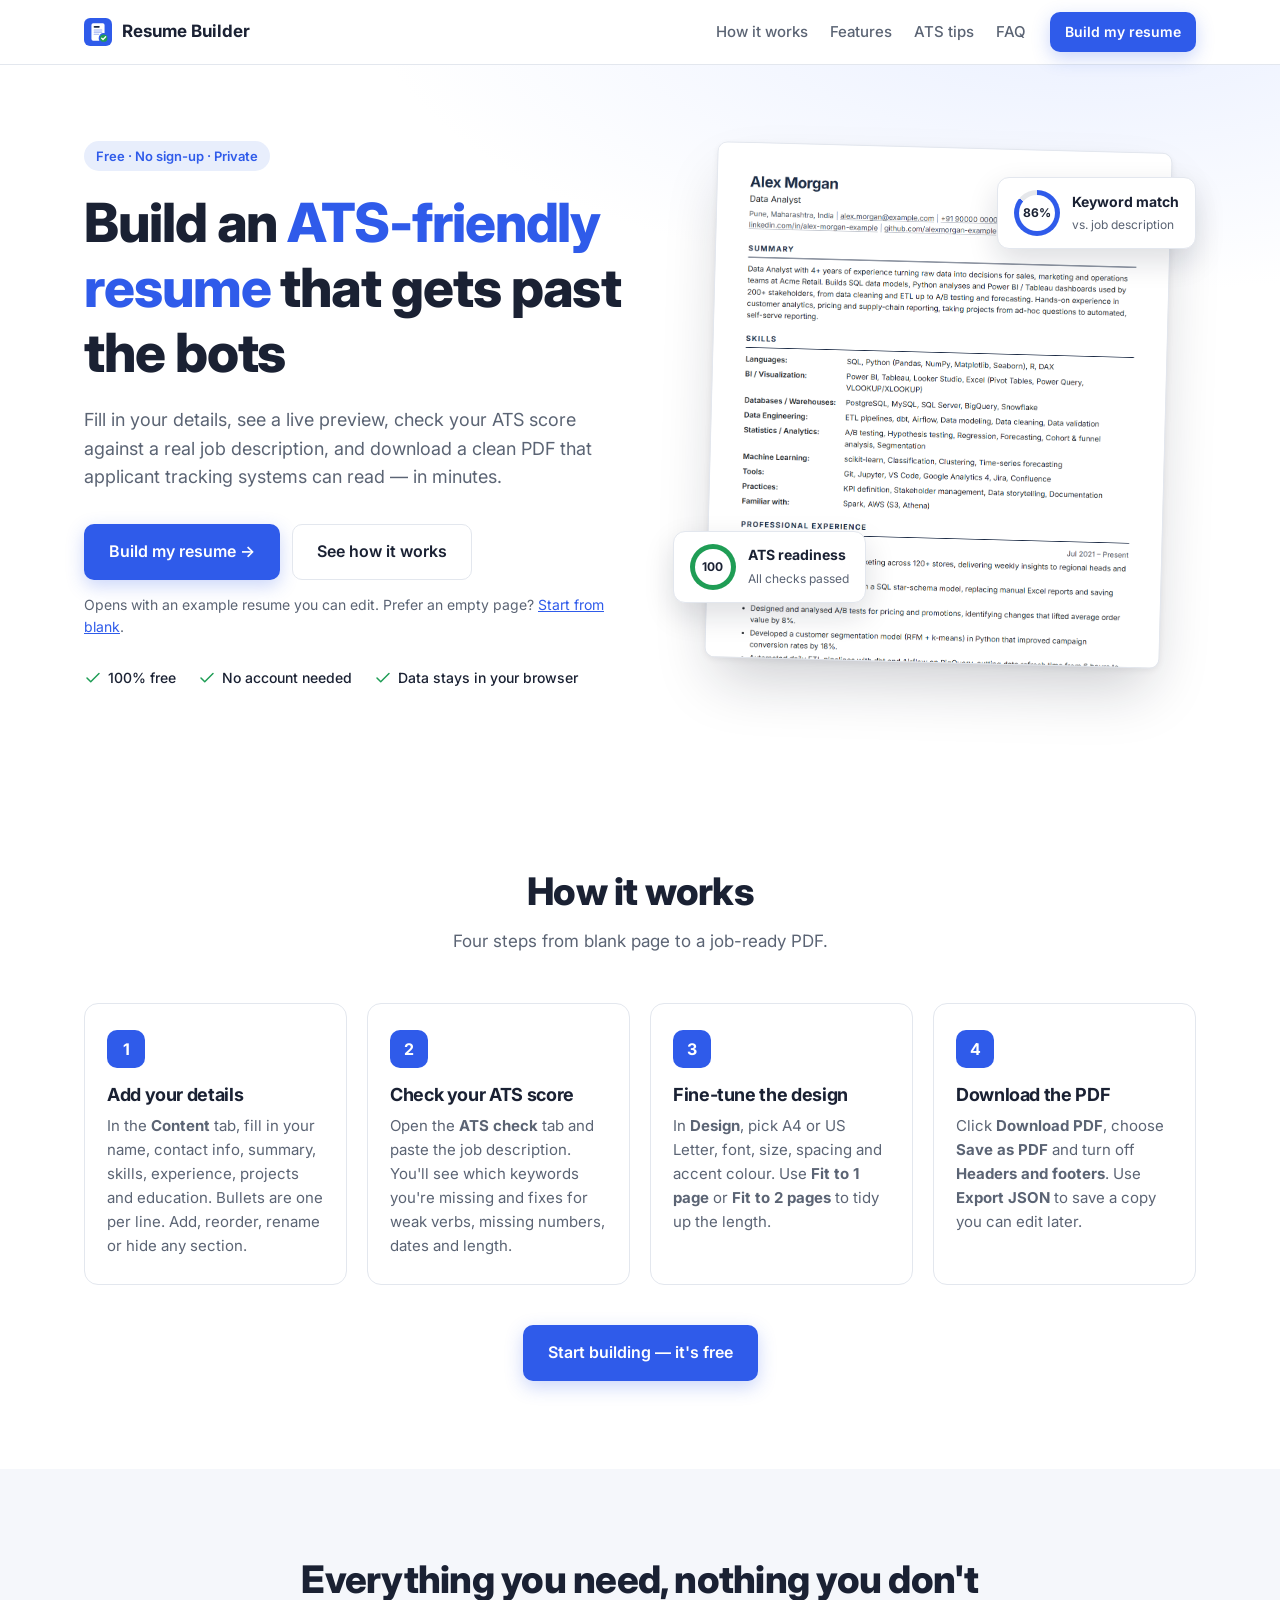
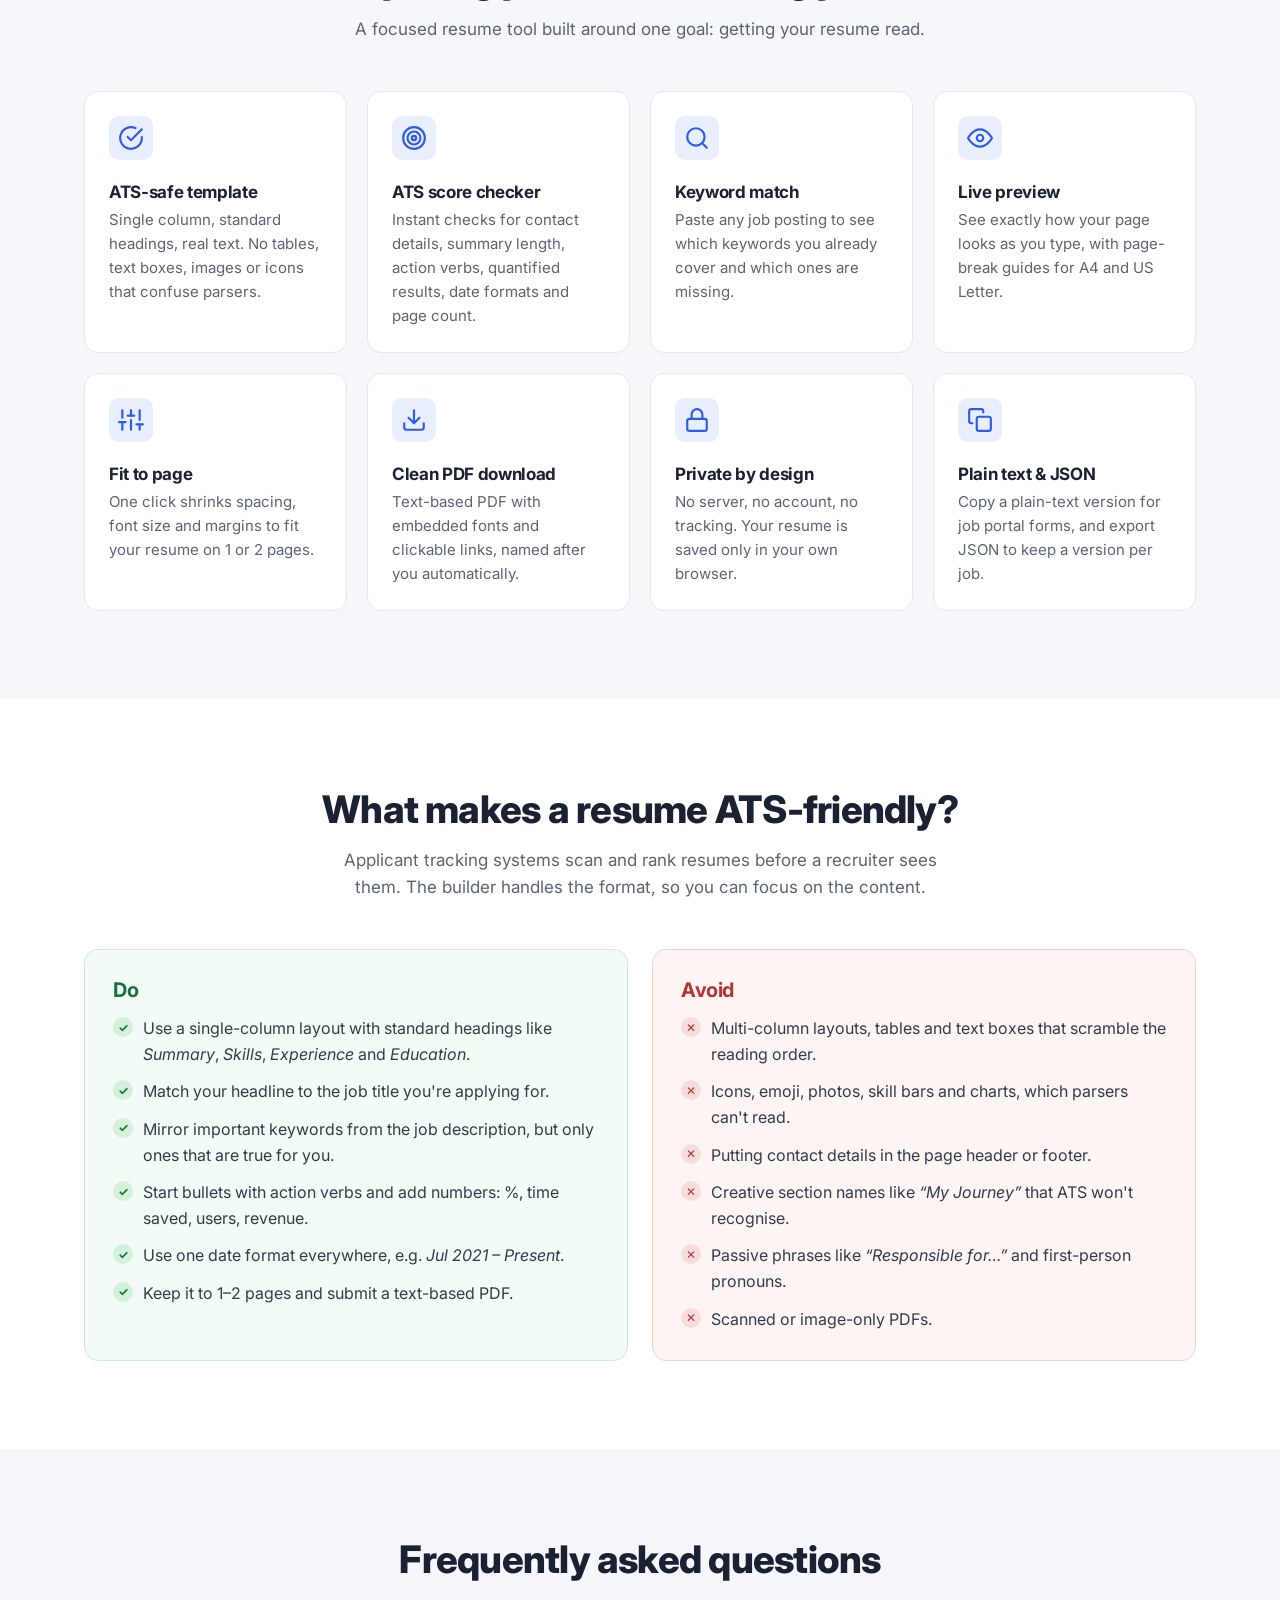
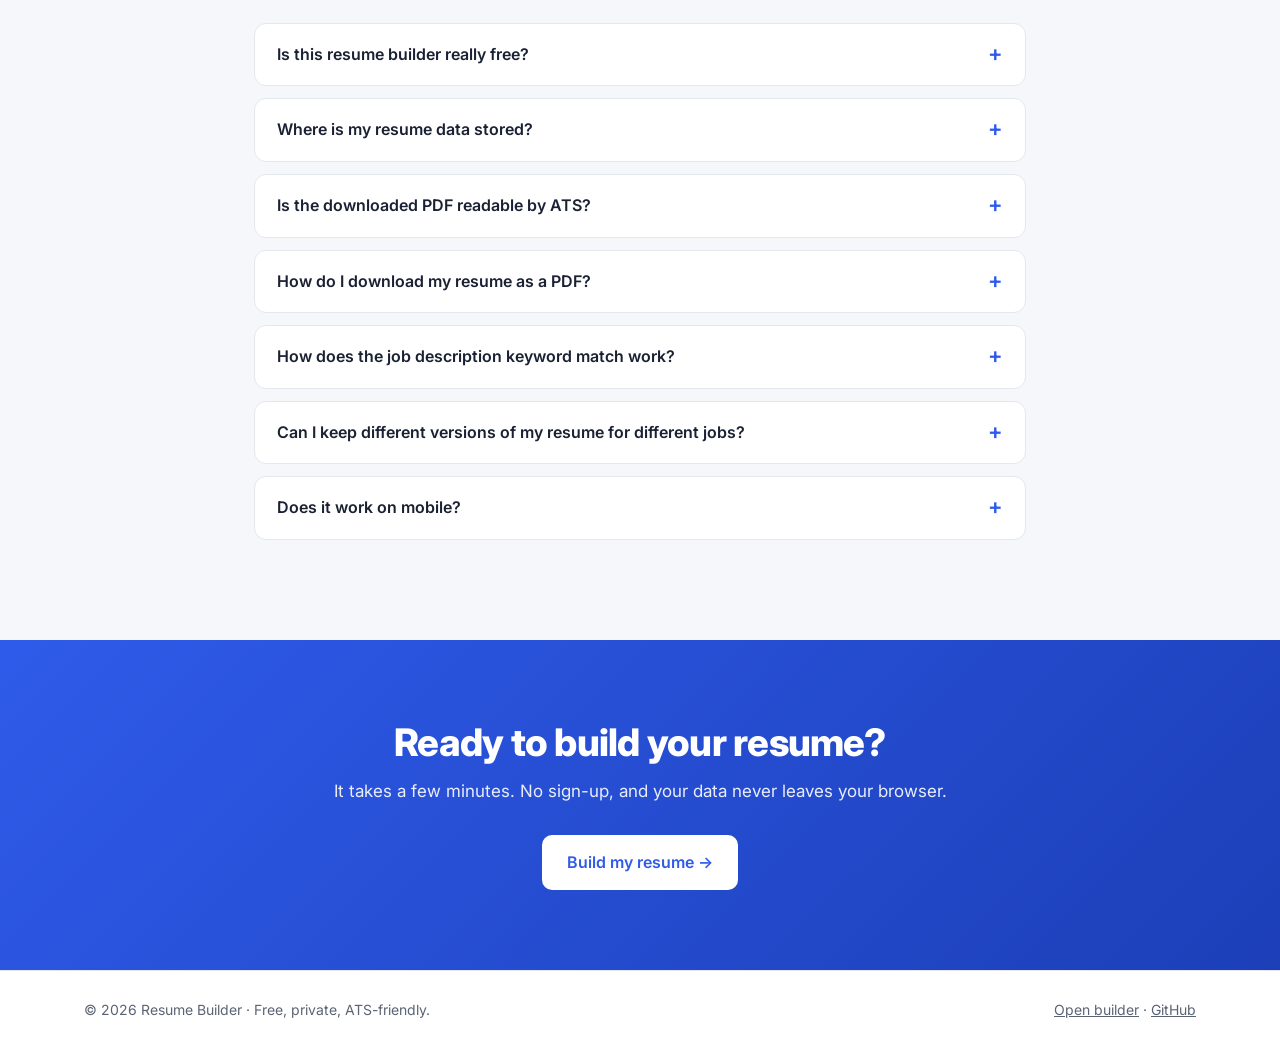
<file: index.html>
<!doctype html>
<html lang="en">
<head>
  <meta charset="utf-8">
  <meta name="viewport" content="width=device-width, initial-scale=1">
  <title>Free ATS-Friendly Resume Builder – No Sign-up, PDF Download</title>
  <meta name="description" content="Build an ATS-friendly resume for free. Live preview, ATS score checker, job description keyword match and a clean PDF download. No sign-up — your data stays in your browser.">
  <meta name="keywords" content="ATS resume builder, ATS friendly resume, free resume builder, resume maker, ATS resume checker, resume keyword match, resume PDF, CV builder, no sign up resume builder">
  <meta name="robots" content="index, follow, max-image-preview:large">
  <link rel="canonical" href="https://resumebuilder.innohexit.in/">
  <meta name="theme-color" content="#2f5bea">

  <!-- Social sharing -->
  <meta property="og:type" content="website">
  <meta property="og:site_name" content="ATS Resume Builder">
  <meta property="og:title" content="Free ATS-Friendly Resume Builder – No Sign-up">
  <meta property="og:description" content="Live preview, ATS score checker, job-description keyword match and clean PDF download. Your data never leaves your browser.">
  <meta property="og:url" content="https://resumebuilder.innohexit.in/">
  <meta property="og:image" content="https://resumebuilder.innohexit.in/assets/og-image.png">
  <meta property="og:image:width" content="1200">
  <meta property="og:image:height" content="630">
  <meta property="og:image:alt" content="ATS Resume Builder – clean single-column resume with an ATS score of 100">
  <meta name="twitter:card" content="summary_large_image">
  <meta name="twitter:title" content="Free ATS-Friendly Resume Builder – No Sign-up">
  <meta name="twitter:description" content="Live preview, ATS score checker, keyword match and clean PDF download.">
  <meta name="twitter:image" content="https://resumebuilder.innohexit.in/assets/og-image.png">

  <link rel="icon" href="assets/favicon.svg" type="image/svg+xml">
  <link rel="apple-touch-icon" href="assets/apple-touch-icon.png">
  <link rel="preconnect" href="https://fonts.googleapis.com">
  <link rel="preconnect" href="https://fonts.gstatic.com" crossorigin>
  <link href="https://fonts.googleapis.com/css2?family=Inter:wght@400;500;600;700;800&display=swap" rel="stylesheet">
  <link rel="stylesheet" href="css/landing.css">

  <script type="application/ld+json">
  {
    "@context": "https://schema.org",
    "@type": "WebApplication",
    "name": "ATS Resume Builder",
    "url": "https://resumebuilder.innohexit.in/",
    "description": "Free ATS-friendly resume builder with live preview, ATS score checker, job description keyword match and PDF download. No sign-up; data stays in your browser.",
    "applicationCategory": "BusinessApplication",
    "operatingSystem": "Any (web browser)",
    "browserRequirements": "Requires JavaScript. Works best in Chrome or Edge on desktop.",
    "image": "https://resumebuilder.innohexit.in/assets/og-image.png",
    "offers": { "@type": "Offer", "price": "0", "priceCurrency": "USD" },
    "featureList": [
      "ATS-friendly single-column resume template",
      "Live A4 / US Letter preview",
      "ATS readiness score with fix suggestions",
      "Job description keyword match",
      "Fit to 1 or 2 pages",
      "Text-based PDF download",
      "Plain-text copy for job portals",
      "Save and load as JSON"
    ]
  }
  </script>
  <script type="application/ld+json">
  {
    "@context": "https://schema.org",
    "@type": "FAQPage",
    "mainEntity": [
      { "@type": "Question", "name": "Is this resume builder really free?",
        "acceptedAnswer": { "@type": "Answer", "text": "Yes. It is completely free, with no sign-up, no watermark and no paywall on the PDF download." } },
      { "@type": "Question", "name": "Where is my resume data stored?",
        "acceptedAnswer": { "@type": "Answer", "text": "Only in your own browser (local storage). Nothing is uploaded to any server. Use Export JSON to keep a backup file or move your resume to another computer." } },
      { "@type": "Question", "name": "Is the downloaded PDF readable by ATS?",
        "acceptedAnswer": { "@type": "Answer", "text": "Yes. The PDF is generated by your browser with real, selectable text in a single-column layout with standard headings, no tables, images or icons, so applicant tracking systems can parse it in the right order." } },
      { "@type": "Question", "name": "How do I download my resume as a PDF?",
        "acceptedAnswer": { "@type": "Answer", "text": "Click Download PDF, choose Save as PDF as the destination in the print dialog, and turn off Headers and footers. The file is named after you automatically." } },
      { "@type": "Question", "name": "How does the job description keyword match work?",
        "acceptedAnswer": { "@type": "Answer", "text": "Paste a job posting into the ATS check tab. The builder extracts the most important keywords and shows which ones your resume already contains and which are missing, with a weighted match percentage." } },
      { "@type": "Question", "name": "Can I keep different versions of my resume for different jobs?",
        "acceptedAnswer": { "@type": "Answer", "text": "Yes. Use Export JSON to save a version for each job, and Import JSON to load it again later." } },
      { "@type": "Question", "name": "Does it work on mobile?",
        "acceptedAnswer": { "@type": "Answer", "text": "It works on mobile, but editing and PDF export are easiest on a desktop or laptop with Chrome or Edge." } }
    ]
  }
  </script>
</head>
<body>
  <a class="skip" href="#main">Skip to content</a>

  <header class="site-header">
    <div class="wrap nav">
      <a class="logo" href="./" aria-label="ATS Resume Builder home">
        <img src="assets/favicon.svg" alt="" width="28" height="28">
        <span>Resume Builder</span>
      </a>
      <nav aria-label="Main">
        <a href="#how-it-works">How it works</a>
        <a href="#features">Features</a>
        <a href="#ats-tips">ATS tips</a>
        <a href="#faq">FAQ</a>
      </nav>
      <a class="btn btn-primary btn-sm" href="builder.html">Build my resume</a>
    </div>
  </header>

  <main id="main">
    <!-- Hero -->
    <section class="hero">
      <div class="wrap hero-grid">
        <div class="hero-copy">
          <p class="eyebrow">Free · No sign-up · Private</p>
          <h1>Build an <span class="hl">ATS-friendly resume</span> that gets past the bots</h1>
          <p class="lead">
            Fill in your details, see a live preview, check your ATS score against a real job description,
            and download a clean PDF that applicant tracking systems can read — in minutes.
          </p>
          <div class="cta-row">
            <a class="btn btn-primary btn-lg" href="builder.html">Build my resume →</a>
            <a class="btn btn-ghost btn-lg" href="#how-it-works">See how it works</a>
          </div>
          <p class="sub-cta">Opens with an example resume you can edit. Prefer an empty page? <a href="builder.html?start=blank">Start from blank</a>.</p>
          <ul class="trust">
            <li><svg class="ic" viewBox="0 0 24 24" aria-hidden="true"><polyline points="20 6 9 17 4 12"/></svg>100% free</li>
            <li><svg class="ic" viewBox="0 0 24 24" aria-hidden="true"><polyline points="20 6 9 17 4 12"/></svg>No account needed</li>
            <li><svg class="ic" viewBox="0 0 24 24" aria-hidden="true"><polyline points="20 6 9 17 4 12"/></svg>Data stays in your browser</li>
          </ul>
        </div>
        <div class="hero-visual">
          <img class="preview" src="assets/resume-preview.png" width="1191" height="1350"
               alt="Example of a clean, single-column ATS-friendly resume created with the builder">
          <div class="float-card score">
            <span class="ring" style="--p:100"><b>100</b></span>
            <span><strong>ATS readiness</strong><small>All checks passed</small></span>
          </div>
          <div class="float-card kw">
            <span class="ring" style="--p:86"><b>86%</b></span>
            <span><strong>Keyword match</strong><small>vs. job description</small></span>
          </div>
        </div>
      </div>
    </section>

    <!-- How it works -->
    <section id="how-it-works" class="section">
      <div class="wrap">
        <h2>How it works</h2>
        <p class="section-lead">Four steps from blank page to a job-ready PDF.</p>
        <ol class="steps">
          <li>
            <span class="num">1</span>
            <h3>Add your details</h3>
            <p>In the <b>Content</b> tab, fill in your name, contact info, summary, skills, experience, projects and education. Bullets are one per line. Add, reorder, rename or hide any section.</p>
          </li>
          <li>
            <span class="num">2</span>
            <h3>Check your ATS score</h3>
            <p>Open the <b>ATS check</b> tab and paste the job description. You'll see which keywords you're missing and fixes for weak verbs, missing numbers, dates and length.</p>
          </li>
          <li>
            <span class="num">3</span>
            <h3>Fine-tune the design</h3>
            <p>In <b>Design</b>, pick A4 or US Letter, font, size, spacing and accent colour. Use <b>Fit to 1 page</b> or <b>Fit to 2 pages</b> to tidy up the length.</p>
          </li>
          <li>
            <span class="num">4</span>
            <h3>Download the PDF</h3>
            <p>Click <b>Download PDF</b>, choose <b>Save as PDF</b> and turn off <b>Headers and footers</b>. Use <b>Export JSON</b> to save a copy you can edit later.</p>
          </li>
        </ol>
        <div class="center"><a class="btn btn-primary btn-lg" href="builder.html">Start building — it's free</a></div>
      </div>
    </section>

    <!-- Features -->
    <section id="features" class="section alt">
      <div class="wrap">
        <h2>Everything you need, nothing you don't</h2>
        <p class="section-lead">A focused resume tool built around one goal: getting your resume read.</p>
        <div class="features">
          <article class="feature">
            <svg class="ic-lg" viewBox="0 0 24 24" aria-hidden="true"><path d="M22 11.08V12a10 10 0 1 1-5.93-9.14"/><polyline points="22 4 12 14.01 9 11.01"/></svg>
            <h3>ATS-safe template</h3>
            <p>Single column, standard headings, real text. No tables, text boxes, images or icons that confuse parsers.</p>
          </article>
          <article class="feature">
            <svg class="ic-lg" viewBox="0 0 24 24" aria-hidden="true"><circle cx="12" cy="12" r="10"/><circle cx="12" cy="12" r="6"/><circle cx="12" cy="12" r="2"/></svg>
            <h3>ATS score checker</h3>
            <p>Instant checks for contact details, summary length, action verbs, quantified results, date formats and page count.</p>
          </article>
          <article class="feature">
            <svg class="ic-lg" viewBox="0 0 24 24" aria-hidden="true"><circle cx="11" cy="11" r="8"/><line x1="21" y1="21" x2="16.65" y2="16.65"/></svg>
            <h3>Keyword match</h3>
            <p>Paste any job posting to see which keywords you already cover and which ones are missing.</p>
          </article>
          <article class="feature">
            <svg class="ic-lg" viewBox="0 0 24 24" aria-hidden="true"><path d="M1 12s4-8 11-8 11 8 11 8-4 8-11 8-11-8-11-8z"/><circle cx="12" cy="12" r="3"/></svg>
            <h3>Live preview</h3>
            <p>See exactly how your page looks as you type, with page-break guides for A4 and US Letter.</p>
          </article>
          <article class="feature">
            <svg class="ic-lg" viewBox="0 0 24 24" aria-hidden="true"><line x1="4" y1="21" x2="4" y2="14"/><line x1="4" y1="10" x2="4" y2="3"/><line x1="12" y1="21" x2="12" y2="12"/><line x1="12" y1="8" x2="12" y2="3"/><line x1="20" y1="21" x2="20" y2="16"/><line x1="20" y1="12" x2="20" y2="3"/><line x1="1" y1="14" x2="7" y2="14"/><line x1="9" y1="8" x2="15" y2="8"/><line x1="17" y1="16" x2="23" y2="16"/></svg>
            <h3>Fit to page</h3>
            <p>One click shrinks spacing, font size and margins to fit your resume on 1 or 2 pages.</p>
          </article>
          <article class="feature">
            <svg class="ic-lg" viewBox="0 0 24 24" aria-hidden="true"><path d="M21 15v4a2 2 0 0 1-2 2H5a2 2 0 0 1-2-2v-4"/><polyline points="7 10 12 15 17 10"/><line x1="12" y1="15" x2="12" y2="3"/></svg>
            <h3>Clean PDF download</h3>
            <p>Text-based PDF with embedded fonts and clickable links, named after you automatically.</p>
          </article>
          <article class="feature">
            <svg class="ic-lg" viewBox="0 0 24 24" aria-hidden="true"><rect x="3" y="11" width="18" height="11" rx="2" ry="2"/><path d="M7 11V7a5 5 0 0 1 10 0v4"/></svg>
            <h3>Private by design</h3>
            <p>No server, no account, no tracking. Your resume is saved only in your own browser.</p>
          </article>
          <article class="feature">
            <svg class="ic-lg" viewBox="0 0 24 24" aria-hidden="true"><rect x="9" y="9" width="13" height="13" rx="2" ry="2"/><path d="M5 15H4a2 2 0 0 1-2-2V4a2 2 0 0 1 2-2h9a2 2 0 0 1 2 2v1"/></svg>
            <h3>Plain text &amp; JSON</h3>
            <p>Copy a plain-text version for job portal forms, and export JSON to keep a version per job.</p>
          </article>
        </div>
      </div>
    </section>

    <!-- ATS tips -->
    <section id="ats-tips" class="section">
      <div class="wrap">
        <h2>What makes a resume ATS-friendly?</h2>
        <p class="section-lead">Applicant tracking systems scan and rank resumes before a recruiter sees them. The builder handles the format, so you can focus on the content.</p>
        <div class="tips-grid">
          <div class="tip-card do">
            <h3>Do</h3>
            <ul>
              <li>Use a single-column layout with standard headings like <i>Summary</i>, <i>Skills</i>, <i>Experience</i> and <i>Education</i>.</li>
              <li>Match your headline to the job title you're applying for.</li>
              <li>Mirror important keywords from the job description, but only ones that are true for you.</li>
              <li>Start bullets with action verbs and add numbers: %, time saved, users, revenue.</li>
              <li>Use one date format everywhere, e.g. <i>Jul 2021 – Present</i>.</li>
              <li>Keep it to 1–2 pages and submit a text-based PDF.</li>
            </ul>
          </div>
          <div class="tip-card dont">
            <h3>Avoid</h3>
            <ul>
              <li>Multi-column layouts, tables and text boxes that scramble the reading order.</li>
              <li>Icons, emoji, photos, skill bars and charts, which parsers can't read.</li>
              <li>Putting contact details in the page header or footer.</li>
              <li>Creative section names like <i>“My Journey”</i> that ATS won't recognise.</li>
              <li>Passive phrases like <i>“Responsible for…”</i> and first-person pronouns.</li>
              <li>Scanned or image-only PDFs.</li>
            </ul>
          </div>
        </div>
      </div>
    </section>

    <!-- FAQ -->
    <section id="faq" class="section alt">
      <div class="wrap narrow">
        <h2>Frequently asked questions</h2>
        <div class="faq">
          <details>
            <summary>Is this resume builder really free?</summary>
            <p>Yes. It is completely free, with no sign-up, no watermark and no paywall on the PDF download.</p>
          </details>
          <details>
            <summary>Where is my resume data stored?</summary>
            <p>Only in your own browser (local storage). Nothing is uploaded to any server. Use <b>Export JSON</b> to keep a backup file or move your resume to another computer. Clearing your browser data will remove the saved resume, so export a copy.</p>
          </details>
          <details>
            <summary>Is the downloaded PDF readable by ATS?</summary>
            <p>Yes. The PDF is generated by your browser with real, selectable text in a single-column layout with standard headings, and no tables, images or icons, so applicant tracking systems can parse it in the right order.</p>
          </details>
          <details>
            <summary>How do I download my resume as a PDF?</summary>
            <p>Click <b>Download PDF</b>, choose <b>Save as PDF</b> as the destination in the print dialog, and turn off <b>Headers and footers</b>. The file is named after you automatically.</p>
          </details>
          <details>
            <summary>How does the job description keyword match work?</summary>
            <p>Paste a job posting into the <b>ATS check</b> tab. The builder extracts the most important keywords and shows which ones your resume already contains and which are missing, with a weighted match percentage.</p>
          </details>
          <details>
            <summary>Can I keep different versions of my resume for different jobs?</summary>
            <p>Yes. Use <b>Export JSON</b> to save a version for each job, and <b>Import JSON</b> to load it again later.</p>
          </details>
          <details>
            <summary>Does it work on mobile?</summary>
            <p>It works on mobile, but editing and PDF export are easiest on a desktop or laptop with Chrome or Edge.</p>
          </details>
        </div>
      </div>
    </section>

    <!-- Final CTA -->
    <section class="cta-band">
      <div class="wrap">
        <h2>Ready to build your resume?</h2>
        <p>It takes a few minutes. No sign-up, and your data never leaves your browser.</p>
        <a class="btn btn-white btn-lg" href="builder.html">Build my resume →</a>
      </div>
    </section>
  </main>

  <footer class="site-footer">
    <div class="wrap foot">
      <span>© <span id="year">2026</span> Resume Builder · Free, private, ATS-friendly.</span>
      <span><a href="builder.html">Open builder</a> · <a href="https://github.com/shaktimm22/resume_builder_v2" rel="noopener">GitHub</a></span>
    </div>
  </footer>
  <script>document.getElementById('year').textContent = new Date().getFullYear();</script>
</body>
</html>
</file>
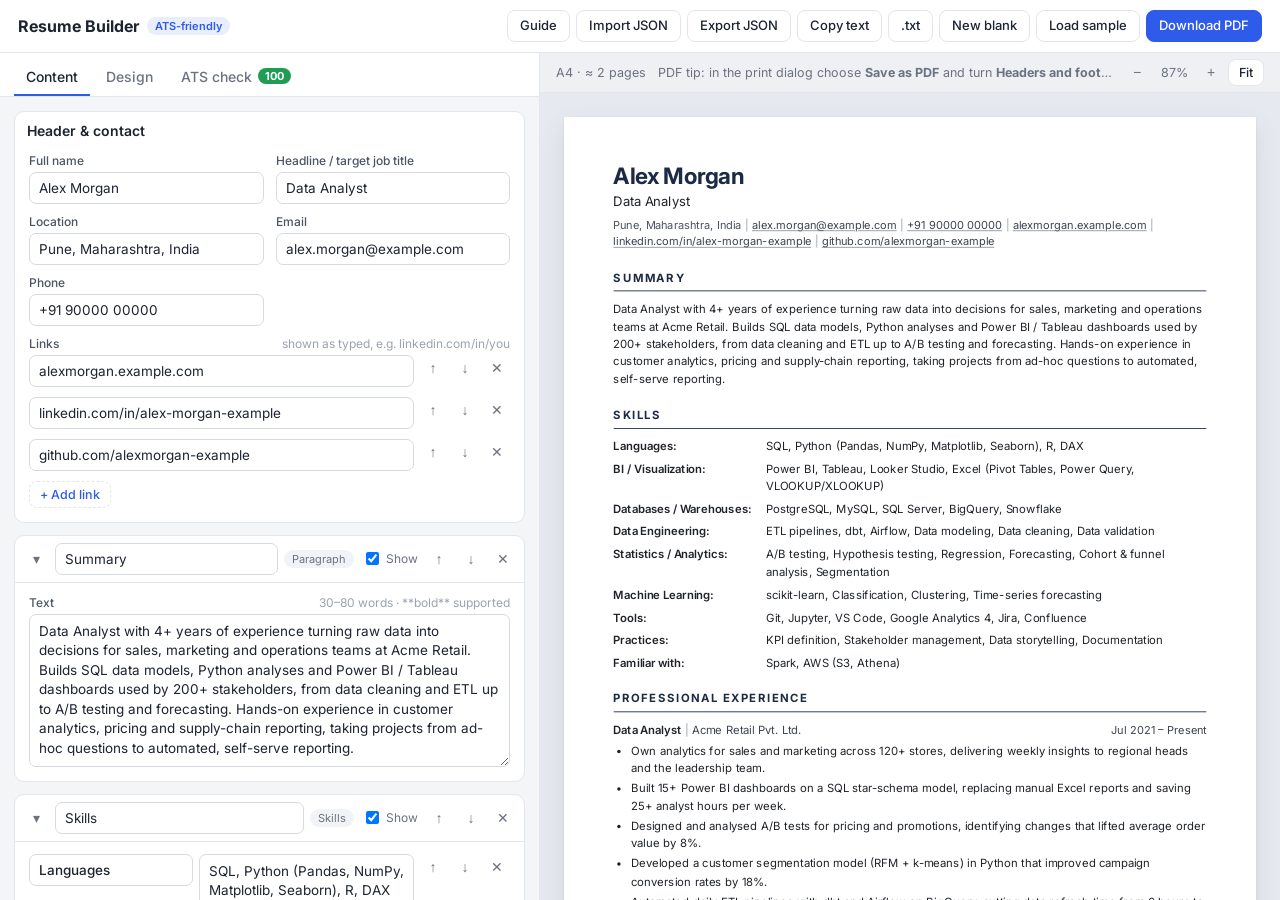
<file: builder.html>
<!doctype html>
<html lang="en">
<head>
  <meta charset="utf-8">
  <meta name="viewport" content="width=device-width, initial-scale=1">
  <title>Resume Builder – Edit &amp; Download Your ATS-Friendly Resume</title>
  <meta name="description" content="Edit your resume with a live preview, check your ATS score, match keywords from a job description and download a clean, ATS-readable PDF. Free, no sign-up.">
  <link rel="canonical" href="https://resumebuilder.innohexit.in/builder.html">
  <meta name="theme-color" content="#2f5bea">
  <meta property="og:type" content="website">
  <meta property="og:site_name" content="ATS Resume Builder">
  <meta property="og:title" content="Resume Builder – Edit & Download Your ATS-Friendly Resume">
  <meta property="og:description" content="Live preview, ATS score checker, job-description keyword match and clean PDF download. Free, no sign-up.">
  <meta property="og:url" content="https://resumebuilder.innohexit.in/builder.html">
  <meta property="og:image" content="https://resumebuilder.innohexit.in/assets/og-image.png">
  <meta name="twitter:card" content="summary_large_image">
  <link rel="icon" href="assets/favicon.svg" type="image/svg+xml">
  <link rel="apple-touch-icon" href="assets/apple-touch-icon.png">
  <link rel="preconnect" href="https://fonts.googleapis.com">
  <link rel="preconnect" href="https://fonts.gstatic.com" crossorigin>
  <link href="https://fonts.googleapis.com/css2?family=Inter:wght@400;500;600;700&display=swap" rel="stylesheet">
  <link rel="stylesheet" href="css/app.css">
  <link rel="stylesheet" href="css/resume.css">
  <style id="page-style"></style>
</head>
<body>
  <div id="app">
    <header class="topbar">
      <a class="brand" href="./" title="Back to home">Resume Builder <span class="badge">ATS-friendly</span></a>
      <div class="actions">
        <a class="btn" href="./#how-it-works" title="How to use the builder">Guide</a>
        <button type="button" class="btn" data-cmd="import" title="Load a resume saved as JSON">Import JSON</button>
        <button type="button" class="btn" data-cmd="export" title="Save your resume data as JSON">Export JSON</button>
        <button type="button" class="btn" data-cmd="copy-text" title="Copy a plain-text version for job portal forms">Copy text</button>
        <button type="button" class="btn" data-cmd="download-txt" title="Download plain-text version">.txt</button>
        <button type="button" class="btn" data-cmd="blank">New blank</button>
        <button type="button" class="btn" data-cmd="sample">Load sample</button>
        <button type="button" class="btn primary" data-cmd="pdf" title="Ctrl+P · choose “Save as PDF”">Download PDF</button>
      </div>
      <input type="file" id="file-input" accept="application/json,.json" hidden>
    </header>

    <main class="layout">
      <aside class="panel">
        <nav class="tabs">
          <button type="button" data-tab="content" class="active">Content</button>
          <button type="button" data-tab="design">Design</button>
          <button type="button" data-tab="ats">ATS check <span id="ats-badge" class="score-badge"></span></button>
        </nav>
        <div class="panel-body" id="panel-body"></div>
      </aside>

      <section class="preview-pane">
        <div class="preview-toolbar">
          <span id="page-info"></span>
          <span class="hint">PDF tip: in the print dialog choose <b>Save as PDF</b> and turn <b>Headers and footers</b> off.</span>
          <div class="zoom">
            <button type="button" class="icon-btn" data-zoom="out" title="Zoom out">−</button>
            <span id="zoom-label"></span>
            <button type="button" class="icon-btn" data-zoom="in" title="Zoom in">+</button>
            <button type="button" class="btn small" data-zoom="fit">Fit</button>
          </div>
        </div>
        <div class="preview-scroll" id="preview-scroll">
          <div class="sheet-wrap" id="sheet-wrap"><div class="sheet" id="sheet"></div></div>
        </div>
      </section>
    </main>
  </div>

  <div id="print-root"></div>
  <div id="toast" role="status" aria-live="polite"></div>

  <script src="js/sample.js"></script>
  <script src="js/render.js"></script>
  <script src="js/ats.js"></script>
  <script src="js/app.js"></script>
</body>
</html>
</file>
<file: css/landing.css>
:root {
  --bg: #ffffff;
  --bg-alt: #f5f7fb;
  --text: #1a2133;
  --muted: #5b6474;
  --border: #e3e7ee;
  --primary: #2f5bea;
  --primary-hover: #244bd0;
  --primary-soft: #e8eefc;
  --ok: #1f9d55;
  --radius: 14px;
  color-scheme: light;
}

* { box-sizing: border-box; }
html { scroll-behavior: smooth; scroll-padding-top: 80px; }
body {
  margin: 0;
  font-family: 'Inter', 'Segoe UI', system-ui, -apple-system, sans-serif;
  font-size: 16px;
  line-height: 1.6;
  color: var(--text);
  background: var(--bg);
  -webkit-font-smoothing: antialiased;
}
img { max-width: 100%; height: auto; display: block; }
a { color: var(--primary); }
h1, h2, h3 { line-height: 1.2; margin: 0; letter-spacing: -0.02em; }
p { margin: 0; }

.wrap { max-width: 1160px; margin: 0 auto; padding: 0 24px; }
.wrap.narrow { max-width: 820px; }
.center { text-align: center; margin-top: 40px; }

.skip { position: absolute; left: -999px; top: 8px; background: #fff; padding: 8px 12px; border-radius: 8px; z-index: 100; }
.skip:focus { left: 8px; }

/* Buttons */
.btn {
  display: inline-flex; align-items: center; justify-content: center; gap: 8px;
  font: inherit; font-weight: 600; text-decoration: none; cursor: pointer;
  border-radius: 10px; border: 1px solid transparent; padding: 10px 18px;
  transition: background .15s, transform .15s, box-shadow .15s;
}
.btn:focus-visible { outline: 3px solid rgba(47, 91, 234, .35); outline-offset: 2px; }
.btn-primary { background: var(--primary); color: #fff; box-shadow: 0 6px 18px rgba(47, 91, 234, .25); }
.btn-primary:hover { background: var(--primary-hover); transform: translateY(-1px); }
.btn-ghost { background: #fff; color: var(--text); border-color: var(--border); }
.btn-ghost:hover { background: var(--bg-alt); }
.btn-white { background: #fff; color: var(--primary); }
.btn-white:hover { transform: translateY(-1px); box-shadow: 0 8px 20px rgba(0, 0, 0, .15); }
.btn-sm { padding: 8px 14px; font-size: 14px; }
.btn-lg { padding: 14px 24px; font-size: 16px; }

.ic, .ic-lg { fill: none; stroke: currentColor; stroke-width: 2; stroke-linecap: round; stroke-linejoin: round; flex: none; }
.ic { width: 18px; height: 18px; }
.ic-lg { width: 26px; height: 26px; }

/* Header */
.site-header {
  position: sticky; top: 0; z-index: 50;
  background: rgba(255, 255, 255, .88); backdrop-filter: saturate(180%) blur(10px);
  border-bottom: 1px solid var(--border);
}
.nav { display: flex; align-items: center; gap: 24px; height: 64px; }
.logo { display: flex; align-items: center; gap: 10px; color: var(--text); text-decoration: none; font-weight: 700; font-size: 17px; }
.nav nav { display: flex; gap: 22px; margin-left: auto; }
.nav nav a { color: var(--muted); text-decoration: none; font-size: 15px; font-weight: 500; }
.nav nav a:hover { color: var(--text); }

/* Hero */
.hero { padding: 72px 0 88px; background: radial-gradient(1200px 500px at 85% -10%, #e9efff 0%, rgba(233, 239, 255, 0) 60%), var(--bg); overflow: hidden; }
.hero-grid { display: grid; grid-template-columns: 1.05fr 1fr; gap: 56px; align-items: center; }
.eyebrow { display: inline-block; font-size: 13px; font-weight: 600; color: var(--primary); background: var(--primary-soft); padding: 5px 12px; border-radius: 999px; margin-bottom: 20px; }
.hero h1 { font-size: clamp(34px, 5vw, 54px); font-weight: 800; }
.hl { color: var(--primary); }
.lead { font-size: 18px; color: var(--muted); margin-top: 20px; max-width: 560px; }
.cta-row { display: flex; gap: 12px; flex-wrap: wrap; margin-top: 32px; }
.sub-cta { font-size: 14px; color: var(--muted); margin-top: 14px; }
.trust { list-style: none; padding: 0; margin: 28px 0 0; display: flex; flex-wrap: wrap; gap: 10px 22px; font-size: 14px; font-weight: 500; }
.trust li { display: flex; align-items: center; gap: 6px; }
.trust .ic { color: var(--ok); }

.hero-visual { position: relative; padding: 10px 30px 30px; }
.preview {
  border-radius: 10px; background: #fff;
  box-shadow: 0 2px 6px rgba(16, 24, 40, .06), 0 30px 60px -12px rgba(16, 24, 40, .22);
  transform: rotate(1.5deg);
  border: 1px solid var(--border);
}
.float-card {
  position: absolute; display: flex; align-items: center; gap: 12px;
  background: #fff; border: 1px solid var(--border); border-radius: 12px; padding: 12px 16px;
  box-shadow: 0 12px 30px rgba(16, 24, 40, .14); font-size: 14px;
}
.float-card strong { display: block; font-size: 14px; }
.float-card small { color: var(--muted); font-size: 12px; }
.float-card.score { left: -8px; bottom: 90px; }
.float-card.kw { right: 0; top: 40px; }
.ring {
  --c: var(--ok);
  width: 46px; height: 46px; border-radius: 50%; display: grid; place-items: center; flex: none;
  background: conic-gradient(var(--c) calc(var(--p) * 1%), #e5e7eb 0);
}
.ring b { width: 36px; height: 36px; border-radius: 50%; background: #fff; display: grid; place-items: center; font-size: 12px; }
.kw .ring { --c: var(--primary); }

/* Sections */
.section { padding: 88px 0; }
.section.alt { background: var(--bg-alt); }
.section h2 { font-size: clamp(28px, 3.5vw, 38px); font-weight: 800; text-align: center; }
.section-lead { text-align: center; color: var(--muted); font-size: 17px; max-width: 640px; margin: 14px auto 48px; }

/* Steps */
.steps { list-style: none; padding: 0; margin: 0; display: grid; grid-template-columns: repeat(4, 1fr); gap: 20px; counter-reset: none; }
.steps li { background: #fff; border: 1px solid var(--border); border-radius: var(--radius); padding: 26px 22px; position: relative; }
.num {
  display: grid; place-items: center; width: 38px; height: 38px; border-radius: 10px;
  background: var(--primary); color: #fff; font-weight: 700; margin-bottom: 16px;
}
.steps h3 { font-size: 18px; margin-bottom: 8px; }
.steps p { color: var(--muted); font-size: 15px; }

/* Features */
.features { display: grid; grid-template-columns: repeat(4, 1fr); gap: 20px; }
.feature { background: #fff; border: 1px solid var(--border); border-radius: var(--radius); padding: 24px; }
.feature .ic-lg { color: var(--primary); background: var(--primary-soft); padding: 9px; width: 44px; height: 44px; border-radius: 10px; margin-bottom: 14px; }
.feature h3 { font-size: 17px; margin-bottom: 6px; }
.feature p { color: var(--muted); font-size: 15px; }

/* Tips */
.tips-grid { display: grid; grid-template-columns: 1fr 1fr; gap: 24px; }
.tip-card { border-radius: var(--radius); padding: 28px; border: 1px solid var(--border); }
.tip-card h3 { font-size: 20px; margin-bottom: 14px; }
.tip-card ul { margin: 0; padding: 0; list-style: none; }
.tip-card li { position: relative; padding-left: 30px; margin-top: 12px; color: #343c4c; }
.tip-card li::before { position: absolute; left: 0; top: 1px; width: 20px; height: 20px; border-radius: 50%; display: grid; place-items: center; font-size: 12px; font-weight: 700; }
.tip-card.do { background: #f2fbf5; border-color: #cdebd8; }
.tip-card.do h3 { color: #17733d; }
.tip-card.do li::before { content: '✓'; background: #d3f0dd; color: #17733d; }
.tip-card.dont { background: #fdf4f4; border-color: #f2d3d3; }
.tip-card.dont h3 { color: #b23434; }
.tip-card.dont li::before { content: '✕'; background: #f8dcdc; color: #b23434; }

/* FAQ */
.faq { margin-top: 40px; }
.faq details { background: #fff; border: 1px solid var(--border); border-radius: 12px; margin-bottom: 12px; }
.faq summary { cursor: pointer; padding: 18px 22px; font-weight: 600; list-style: none; display: flex; justify-content: space-between; gap: 16px; }
.faq summary::-webkit-details-marker { display: none; }
.faq summary::after { content: '+'; font-size: 22px; line-height: 1; color: var(--primary); }
.faq details[open] summary::after { content: '−'; }
.faq details p { padding: 0 22px 20px; color: var(--muted); }

/* CTA band */
.cta-band { background: linear-gradient(135deg, #2f5bea, #1c3fb8); color: #fff; text-align: center; padding: 80px 0; }
.cta-band h2 { font-size: clamp(28px, 3.5vw, 38px); font-weight: 800; }
.cta-band p { opacity: .9; margin: 12px 0 30px; font-size: 17px; }

/* Footer */
.site-footer { border-top: 1px solid var(--border); padding: 28px 0; font-size: 14px; color: var(--muted); }
.foot { display: flex; justify-content: space-between; gap: 12px; flex-wrap: wrap; }
.site-footer a { color: var(--muted); }

/* Responsive */
@media (max-width: 1000px) {
  .steps, .features { grid-template-columns: repeat(2, 1fr); }
}
@media (max-width: 860px) {
  .nav nav { display: none; }
  .nav .btn { margin-left: auto; }
  .hero { padding: 48px 0 64px; }
  .hero-grid { grid-template-columns: 1fr; gap: 40px; }
  .hero-visual { max-width: 520px; margin: 0 auto; padding: 10px 16px 24px; }
  .tips-grid { grid-template-columns: 1fr; }
  .section { padding: 64px 0; }
}
@media (max-width: 560px) {
  .wrap { padding: 0 16px; }
  .steps, .features { grid-template-columns: 1fr; }
  .float-card { padding: 8px 12px; }
  .float-card.score { left: 0; bottom: 40px; }
  .float-card.kw { right: 0; top: 10px; }
  .cta-row .btn { width: 100%; }
}
@media (prefers-reduced-motion: reduce) {
  html { scroll-behavior: auto; }
  .btn { transition: none; }
}
</file>
<file: css/app.css>
:root {
  --bg: #f4f5f7;
  --panel: #ffffff;
  --border: #e3e6eb;
  --text: #1d2330;
  --muted: #6b7280;
  --primary: #2f5bea;
  --primary-hover: #244bd0;
  --danger: #d64545;
  --ok: #1f9d55;
  --warn: #d98a00;
  --info: #4c6ef5;
  --radius: 10px;
  color-scheme: light;
}

* { box-sizing: border-box; }
html, body { height: 100%; margin: 0; }
body {
  font-family: 'Inter', 'Segoe UI', system-ui, sans-serif;
  font-size: 14px;
  color: var(--text);
  background: var(--bg);
}

#app { display: flex; flex-direction: column; height: 100vh; }

/* Top bar */
.topbar {
  display: flex; align-items: center; justify-content: space-between; gap: 12px; flex-wrap: wrap;
  padding: 10px 18px; background: #fff; border-bottom: 1px solid var(--border);
}
.brand { font-weight: 700; font-size: 16px; display: flex; align-items: center; gap: 8px; color: inherit; text-decoration: none; }
a.btn { text-decoration: none; display: inline-flex; align-items: center; }
.badge { font-size: 11px; font-weight: 600; background: #e8eefc; color: var(--primary); padding: 2px 8px; border-radius: 999px; }
.actions { display: flex; gap: 6px; flex-wrap: wrap; }

.btn {
  font: inherit; font-size: 13px; font-weight: 500; line-height: 1.2;
  border: 1px solid var(--border); background: #fff; color: var(--text);
  padding: 7px 12px; border-radius: 8px; cursor: pointer;
}
.btn:hover { background: #f3f4f6; }
.btn.primary { background: var(--primary); border-color: var(--primary); color: #fff; }
.btn.primary:hover { background: var(--primary-hover); }
.btn.small { padding: 5px 10px; font-size: 12.5px; }
.btn.ghost { border-style: dashed; background: transparent; color: var(--primary); }
.btn.ghost:hover { background: #f0f4ff; }
.btn-row { display: flex; gap: 8px; flex-wrap: wrap; }

.icon-btn {
  flex: none; width: 26px; height: 26px; border: 0; border-radius: 6px; background: none;
  color: var(--muted); font-size: 14px; line-height: 1; cursor: pointer;
}
.icon-btn:hover { background: #eef0f4; color: var(--text); }
.icon-btn.danger:hover { background: #fdecec; color: var(--danger); }

/* Layout */
.layout { flex: 1; display: grid; grid-template-columns: minmax(400px, 540px) 1fr; min-height: 0; }
.panel { display: flex; flex-direction: column; min-height: 0; border-right: 1px solid var(--border); background: var(--bg); }
.tabs { display: flex; gap: 4px; padding: 6px 14px 0; background: #fff; border-bottom: 1px solid var(--border); }
.tabs button {
  font: inherit; font-weight: 500; color: var(--muted); background: none; cursor: pointer;
  border: 0; border-bottom: 2px solid transparent; padding: 9px 12px; display: flex; align-items: center; gap: 6px;
}
.tabs button.active { color: var(--text); border-bottom-color: var(--primary); }
.score-badge { font-size: 11px; font-weight: 700; color: #fff; border-radius: 999px; padding: 1px 7px; background: var(--muted); }
.score-badge:empty { display: none; }
.panel-body { flex: 1; overflow: auto; padding: 14px; }

/* Cards */
.card { background: var(--panel); border: 1px solid var(--border); border-radius: var(--radius); margin-bottom: 12px; }
.card-head { display: flex; align-items: center; gap: 6px; padding: 10px 12px; }
.card-head h3 { margin: 0; font-size: 14px; font-weight: 600; }
.card-body { padding: 4px 14px 14px; }
.card.sec .card-head { padding: 7px 8px; }
.card.sec.open .card-head { border-bottom: 1px solid var(--border); }
.card.sec.open .card-body { padding-top: 12px; }
.card.hidden-sec { opacity: 0.6; }
.sec-title-input {
  flex: 1; min-width: 0; font: inherit; font-weight: 600; color: var(--text);
  border: 1px solid transparent; border-radius: 6px; padding: 5px 7px; background: transparent;
}
.sec-title-input:hover, .sec-title-input:focus { border-color: var(--border); background: #fff; outline: none; }
.tag { font-size: 11px; color: var(--muted); background: #f1f3f6; border-radius: 999px; padding: 2px 8px; white-space: nowrap; }
.vis { display: flex; align-items: center; gap: 4px; font-size: 12px; color: var(--muted); cursor: pointer; white-space: nowrap; margin: 0 2px; }

/* Forms */
.grid2 { display: grid; grid-template-columns: 1fr 1fr; gap: 10px 12px; }
.field { display: flex; flex-direction: column; gap: 4px; min-width: 0; }
.field.wide { grid-column: 1 / -1; }
.lbl { font-size: 12px; font-weight: 500; color: #4b5563; display: flex; justify-content: space-between; align-items: baseline; gap: 8px; margin: 0; }
.lbl em, .lbl output { font-style: normal; font-weight: 400; color: #9ca3af; text-align: right; }
.lbl output { color: var(--text); font-weight: 600; }
input[type=text], input[type=email], textarea, select {
  font: inherit; font-size: 13.5px; color: var(--text); width: 100%;
  border: 1px solid #d6dae1; border-radius: 7px; padding: 7px 9px; background: #fff;
}
textarea { resize: vertical; line-height: 1.45; overflow: hidden; min-height: 35px; }
input:focus, textarea:focus, select:focus { outline: none; border-color: var(--primary); box-shadow: 0 0 0 3px rgba(47, 91, 234, .12); }
input[type=range] { width: 100%; accent-color: var(--primary); }
input[type=color] { width: 34px; height: 28px; padding: 0; border: 1px solid var(--border); border-radius: 6px; background: none; cursor: pointer; }
.row { display: flex; gap: 6px; align-items: flex-start; margin-bottom: 6px; }
.row > input, .row > textarea { flex: 1; min-width: 0; }
.skill-row .w-label { flex: 0 0 34%; font-weight: 500; }
.swatches { display: flex; gap: 6px; align-items: center; flex-wrap: wrap; }
.swatch { width: 24px; height: 24px; border-radius: 50%; border: 2px solid #fff; box-shadow: 0 0 0 1px var(--border); cursor: pointer; }
.swatch.on { box-shadow: 0 0 0 2px var(--primary); }

/* Entry items */
.item { border: 1px solid var(--border); border-radius: 8px; margin-bottom: 8px; background: #fafbfc; }
.item-head { display: flex; align-items: center; gap: 8px; padding: 5px 6px 5px 10px; cursor: pointer; user-select: none; }
.item-head:hover { background: #f3f5f8; border-radius: 8px; }
.item.open .item-head:hover { border-radius: 8px 8px 0 0; }
.caret { color: var(--muted); width: 12px; flex: none; }
.item-title { flex: 1; min-width: 0; font-weight: 500; overflow: hidden; text-overflow: ellipsis; white-space: nowrap; }
.item-meta { font-size: 12px; color: var(--muted); white-space: nowrap; max-width: 38%; overflow: hidden; text-overflow: ellipsis; }
.tools { display: flex; }
.item-body { padding: 12px; background: #fff; border-top: 1px solid var(--border); border-radius: 0 0 8px 8px; }
.add-sec { display: flex; gap: 8px; margin: 6px 0 30px; }
.add-sec select { flex: 1; }

.muted { color: var(--muted); margin: 0 0 10px; font-size: 13px; }
.tips { margin: 0; padding-left: 18px; color: #4b5563; font-size: 13px; line-height: 1.55; }

/* ATS */
.score-card { display: grid; grid-template-columns: auto 1fr; gap: 12px 14px; align-items: center; padding-top: 14px; }
.score-card p { margin: 2px 0 0; }
.score-ring {
  width: 60px; height: 60px; border-radius: 50%; display: grid; place-items: center;
  background: conic-gradient(var(--c) calc(var(--p) * 1%), #e5e7eb 0);
}
.score-ring span { width: 48px; height: 48px; border-radius: 50%; background: #fff; display: grid; place-items: center; font-weight: 700; font-size: 14px; }
.chips { display: flex; flex-wrap: wrap; gap: 6px; margin: 6px 0 14px; }
.chip { font-size: 12px; padding: 3px 9px; border-radius: 999px; }
.chip i { font-style: normal; opacity: .65; font-size: 11px; }
.chip.hit { background: #e7f6ec; color: #17733d; }
.chip.miss { background: #fdeeee; color: #b23434; }
.check-group { margin-bottom: 10px; }
.group-title, .check-group summary { font-size: 12px; font-weight: 600; color: #4b5563; text-transform: uppercase; letter-spacing: .04em; margin: 4px 0; cursor: default; }
.check-group summary { cursor: pointer; }
.check { display: flex; gap: 10px; padding: 8px 0; border-top: 1px solid #f0f1f4; font-size: 13px; line-height: 1.45; }
.check small { display: block; color: var(--muted); font-size: 12px; margin-top: 2px; word-break: break-word; }
.check .dot { width: 8px; height: 8px; border-radius: 50%; margin-top: 6px; flex: none; }
.check.err .dot { background: var(--danger); }
.check.warn .dot { background: var(--warn); }
.check.info .dot { background: var(--info); }
.check.ok .dot { background: var(--ok); }

/* Preview */
.preview-pane { display: flex; flex-direction: column; min-height: 0; min-width: 0; background: #e6e9ef; }
.preview-toolbar {
  display: flex; align-items: center; justify-content: space-between; gap: 12px;
  padding: 6px 16px; font-size: 12.5px; color: var(--muted); background: #eef0f4; border-bottom: 1px solid var(--border);
}
.preview-toolbar .hint { flex: 1; text-align: center; overflow: hidden; text-overflow: ellipsis; white-space: nowrap; }
.zoom { display: flex; align-items: center; gap: 4px; }
#zoom-label { min-width: 40px; text-align: center; }
.preview-scroll { flex: 1; overflow: auto; padding: 24px; }
.sheet-wrap { position: relative; margin: 0 auto; }
.sheet {
  position: absolute; top: 0; left: 0; box-sizing: border-box;
  background: #fff; transform-origin: top left;
  box-shadow: 0 1px 3px rgba(0, 0, 0, .08), 0 10px 30px rgba(0, 0, 0, .08);
}
.page-guide { position: absolute; left: 0; right: 0; border-top: 1px dashed #ef8b8b; pointer-events: none; }
.page-guide span {
  position: absolute; right: 6px; top: -9px; background: #fff; color: #e06464; padding: 0 4px;
  font: 500 10px/16px 'Inter', 'Segoe UI', sans-serif;
}

#toast {
  position: fixed; left: 50%; bottom: 24px; transform: translate(-50%, 20px); opacity: 0; pointer-events: none;
  background: #1d2330; color: #fff; padding: 10px 16px; border-radius: 8px; font-size: 13px; transition: .2s;
}
#toast.show { opacity: 1; transform: translate(-50%, 0); }

/* Print: only the resume */
#print-root { display: none; }
@media print {
  html, body { height: auto; background: #fff; }
  #app, #toast { display: none !important; }
  #print-root { display: block; }
}

@media (max-width: 960px) {
  #app { height: auto; }
  .layout { grid-template-columns: 1fr; }
  .panel { border-right: 0; }
  .panel-body { overflow: visible; }
  .preview-scroll { height: 85vh; }
  .preview-toolbar .hint { display: none; }
}
@media (max-width: 520px) {
  .grid2 { grid-template-columns: 1fr; }
  .topbar { padding: 10px 12px; }
}
</file>
<file: css/resume.css>
/* Resume document styles — shared by the on-screen preview and the printed PDF.
   Sizes are in pt/em so print output matches the preview exactly. */

.resume {
  --fs: 10pt;
  --lh: 1.5;
  --accent: #1c2b45;
  --font: 'Inter', 'Segoe UI', Arial, sans-serif;
  --ink: #1f2328;
  --ink-soft: #3d4450;
  --rule-gap: 0.75em;
  font-family: var(--font);
  font-size: var(--fs);
  line-height: var(--lh);
  color: var(--ink);
  text-align: left;
  -webkit-print-color-adjust: exact;
  print-color-adjust: exact;
}
.resume *,
.resume *::before,
.resume *::after { box-sizing: border-box; margin: 0; padding: 0; }
.resume a { color: inherit; text-decoration: underline; text-decoration-color: #8a93a3; text-underline-offset: 0.15em; text-decoration-thickness: 0.06em; }
.resume strong { font-weight: 600; }

/* Header */
.r-name { font-size: 2em; font-weight: 700; color: var(--accent); letter-spacing: -0.02em; line-height: 1.15; }
.r-title { font-size: 1.16em; font-weight: 400; color: var(--ink); line-height: 1.3; margin-top: 0.3em; }
.r-contact { font-size: 0.97em; color: #4b5260; margin-top: 0.55em; }
.r-contact a { color: var(--ink-soft); }
.r-contact > a,
.r-contact > span:not(.r-sep) { white-space: nowrap; }
.r-sep { color: #9aa1ad; }

/* Sections */
.r-section { margin-top: 1.6em; }
.r-heading {
  font-size: 1em;
  font-weight: 700;
  letter-spacing: 0.12em;
  text-transform: uppercase;
  color: var(--accent);
  padding-bottom: 0.4em;
  border-bottom: 1.2pt solid var(--accent);
  margin-bottom: var(--rule-gap);
  break-after: avoid;
  page-break-after: avoid;
}
.r-text p + p { margin-top: 0.5em; }

/* Skills */
.r-skills { display: grid; grid-template-columns: max-content 1fr; column-gap: 1.3em; row-gap: 0.45em; }
.r-skill-label { font-weight: 600; }
.r-skills > div { break-inside: avoid; }
.r-skills-inline > div + div { margin-top: 0.3em; }

/* Entries (experience / projects / education) */
.r-entry + .r-entry { margin-top: 0.85em; }
.r-entry-head { display: flex; justify-content: space-between; align-items: baseline; gap: 1.2em; }
.r-entry-title strong { font-weight: 600; }
.r-entry-sub { color: var(--ink-soft); }
.r-date { white-space: nowrap; color: var(--ink-soft); font-size: 0.97em; }
.r-note { color: var(--ink); }
.r-keep { break-inside: avoid; page-break-inside: avoid; }

/* Bullets */
.r-bullets { list-style: disc; padding-left: 1.45em; margin-top: 0.3em; }
.r-bullets.r-cont { margin-top: 0; }
.r-bullets li { margin-top: 0.22em; padding-left: 0.1em; break-inside: avoid; page-break-inside: avoid; }
.r-bullets li:first-child { margin-top: 0; }
.r-bullets.r-cont li:first-child { margin-top: 0.22em; }
.r-bullets li::marker { color: var(--ink); }
.r-list { margin-top: 0; }
</file>
